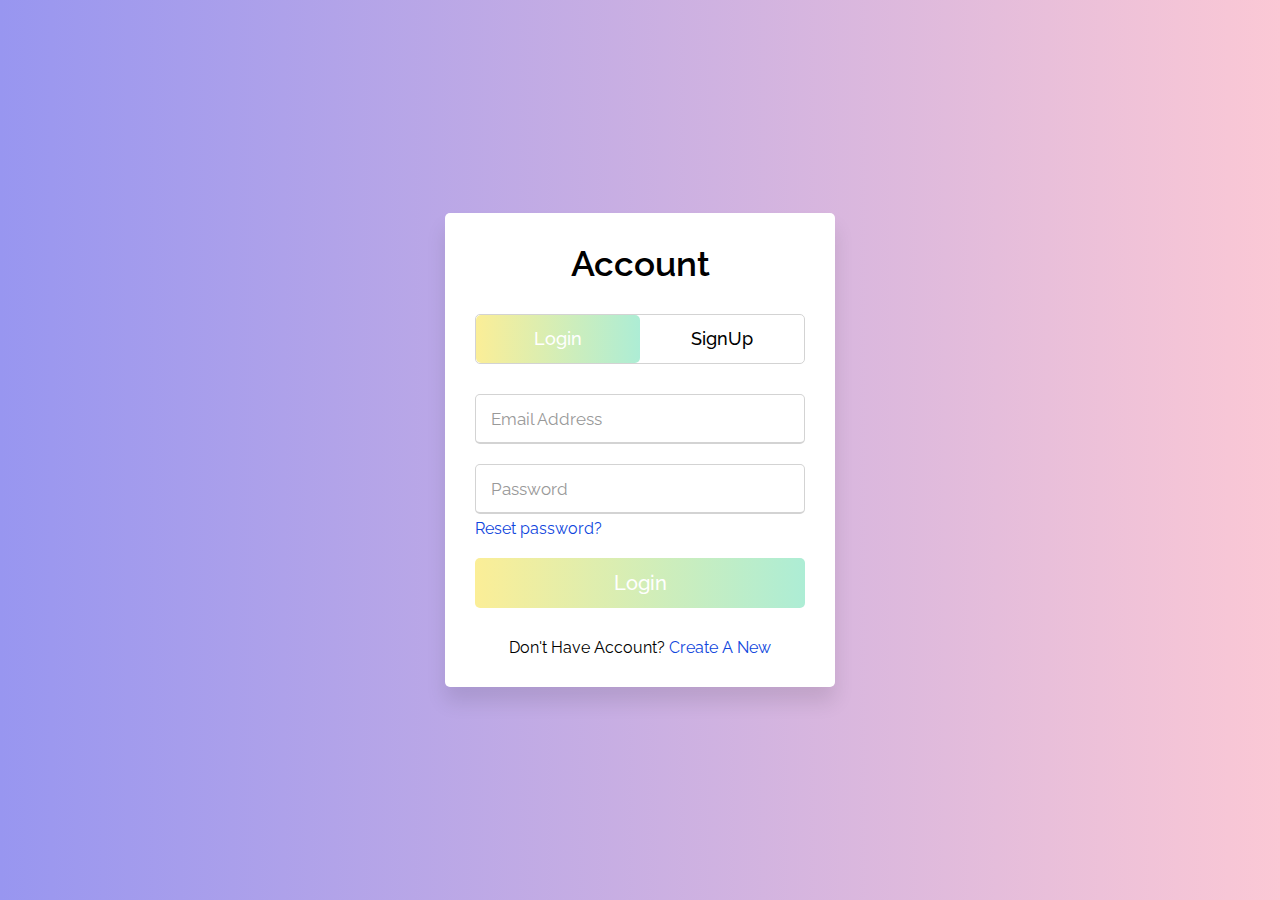
<file: index.html>
<!DOCTYPE html>
<html lang="en" dir="ltr">

<head>
    <meta charset="utf-8">
    <title>Sign Up | Log In</title>
    <link rel="stylesheet" href="login.css">
    <meta name="viewport" content="width=device-width, initial-scale=1.0">
</head>

<body>
    <div class="wrapper">
        <div class="title-text">
            <div class="title login">
                Account
            </div>
            <div class="title signup">
                Account
            </div>
        </div>
        <div class="form-container">
            <div class="slide-controls">
                <input type="radio" name="slide" id="login" checked>
                <input type="radio" name="slide" id="signup">
                <label for="login" class="slide login">Login</label>
                <label for="signup" class="slide signup">SignUp</label>
                <div class="slider-tab"></div>
            </div>
            <div class="form-inner">
                <form action="#" class="login">
                    <div class="field">
                        <input type="text" placeholder="Email Address" required>
                    </div>
                    <div class="field">
                        <input type="password" placeholder="Password" required>
                    </div>
                    <div class="pass-link">
                        <a href="#">Reset password?</a>
                    </div>
                    <div class="field btn">
                        <div class="btn-layer"></div>
                        <input type="submit" value="Login">
                    </div>
                    <div class="signup-link">
                        Don't Have Account? <a href="">Create A New</a>
                    </div>
                </form>
                <form action="#" class="signup">
                    <div class="field">
                        <input type="text" placeholder="Email Address" required>
                    </div>
                    <div class="field">
                        <input type="password" placeholder="Password" required>
                    </div>
                    <div class="field">
                        <input type="password" placeholder="Confirm Password" required>
                    </div>
                    <div class="field btn">
                        <div class="btn-layer"></div>
                        <input type="submit" value="SignUp">
                    </div>
                </form>
            </div>
        </div>
    </div>
    <script src="login.js"></script>
</body>

</html>
</file>
<file: login.css>
@import url('https://fonts.googleapis.com/css2?family=Raleway:wght@300&display=swap');

* {
    margin: 0;
    padding: 0;
    box-sizing: border-box;
    font-family: 'Raleway', sans-serif;
}

html,
body {
    display: grid;
    height: 100%;
    width: 100%;
    place-items: center;
    background: -webkit-linear-gradient(left, #9896F0, #FBC8D5);
}

::selection {
    background: #12e8f0;
    color: #fff;
}

.wrapper {
    overflow: hidden;
    max-width: 390px;
    background: #fff;
    padding: 30px;
    border-radius: 5px;
    box-shadow: 0px 15px 20px rgba(0, 0, 0, 0.1);
}

.wrapper .title-text {
    display: flex;
    width: 200%;
}

.wrapper .title {
    width: 50%;
    font-size: 35px;
    font-weight: 600;
    text-align: center;
    transition: all 0.6s cubic-bezier(0.68, -0.55, 0.265, 1.55);
}

.wrapper .slide-controls {
    position: relative;
    display: flex;
    height: 50px;
    width: 100%;
    overflow: hidden;
    margin: 30px 0 10px 0;
    justify-content: space-between;
    border: 1px solid lightgrey;
    border-radius: 5px;
}

.slide-controls .slide {
    height: 100%;
    width: 100%;
    color: #fff;
    font-size: 18px;
    font-weight: 500;
    text-align: center;
    line-height: 48px;
    cursor: pointer;
    z-index: 1;
    transition: all 0.6s ease;
}

.slide-controls label.signup {
    color: #000;
}

.slide-controls .slider-tab {
    position: absolute;
    height: 100%;
    width: 50%;
    left: 0;
    z-index: 0;
    border-radius: 5px;
    background: -webkit-linear-gradient(left, #FBEE97, #ADEDD5);
    transition: all 0.6s cubic-bezier(0.68, -0.55, 0.265, 1.55);
}

input[type="radio"] {
    display: none;
}

#signup:checked~.slider-tab {
    left: 50%;
}

#signup:checked~label.signup {
    color: #fff;
    cursor: default;
    user-select: none;
}

#signup:checked~label.login {
    color: #000;
}

#login:checked~label.signup {
    color: #000;
}

#login:checked~label.login {
    cursor: default;
    user-select: none;
}

.wrapper .form-container {
    width: 100%;
    overflow: hidden;
}

.form-container .form-inner {
    display: flex;
    width: 200%;
}

.form-container .form-inner form {
    width: 50%;
    transition: all 0.6s cubic-bezier(0.68, -0.55, 0.265, 1.55);
}

.form-inner form .field {
    height: 50px;
    width: 100%;
    margin-top: 20px;
}

.form-inner form .field input {
    height: 100%;
    width: 100%;
    outline: none;
    padding-left: 15px;
    border-radius: 5px;
    border: 1px solid lightgrey;
    border-bottom-width: 2px;
    font-size: 17px;
    transition: all 0.3s ease;
}

.form-inner form .field input:focus {
    border-color: #12e8f0;
}

.form-inner form .field input::placeholder {
    color: #999;
    transition: all 0.3s ease;
}

form .field input:focus::placeholder {
    color: #b3b3b3;
}

.form-inner form .pass-link {
    margin-top: 5px;
}

.form-inner form .signup-link {
    text-align: center;
    margin-top: 30px;
}

.form-inner form .pass-link a,
.form-inner form .signup-link a {
    color: #0e45dd;
    text-decoration: none;
}

.form-inner form .pass-link a:hover,
.form-inner form .signup-link a:hover {
    text-decoration: underline;
}

form .btn {
    height: 50px;
    width: 100%;
    border-radius: 5px;
    position: relative;
    overflow: hidden;
}

form .btn .btn-layer {
    height: 100%;
    width: 300%;
    position: absolute;
    left: -100%;
    background: -webkit-linear-gradient(right, #FBEE97, #ADEDD5, #FBEE97, #ADEDD5);
    border-radius: 5px;
    transition: all 0.4s ease;
    ;
}

form .btn:hover .btn-layer {
    left: 0;
}

form .btn input[type="submit"] {
    height: 100%;
    width: 100%;
    z-index: 2;
    position: relative;
    background: none;
    border: none;
    color: #fff;
    padding-left: 0;
    border-radius: 10px;
    font-size: 20px;
    font-weight: 500;
    cursor: pointer;
}
</file>
